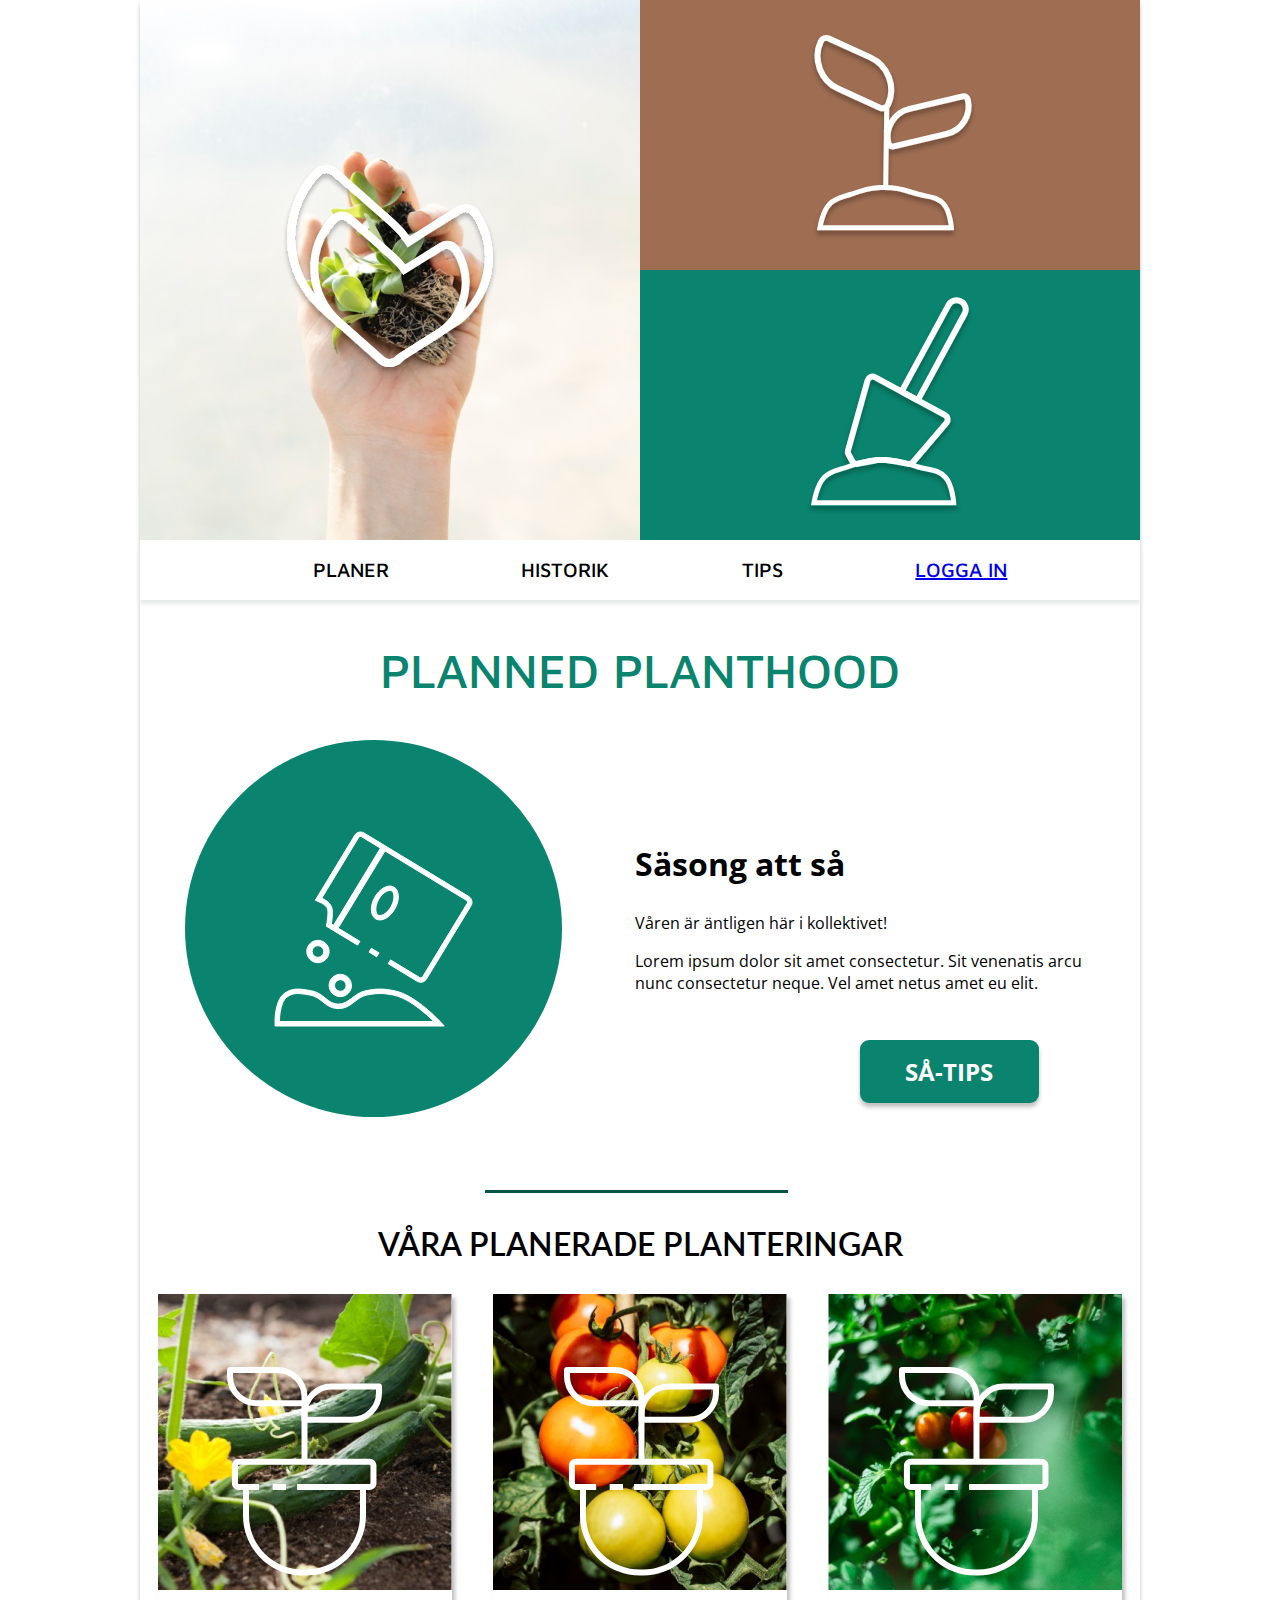
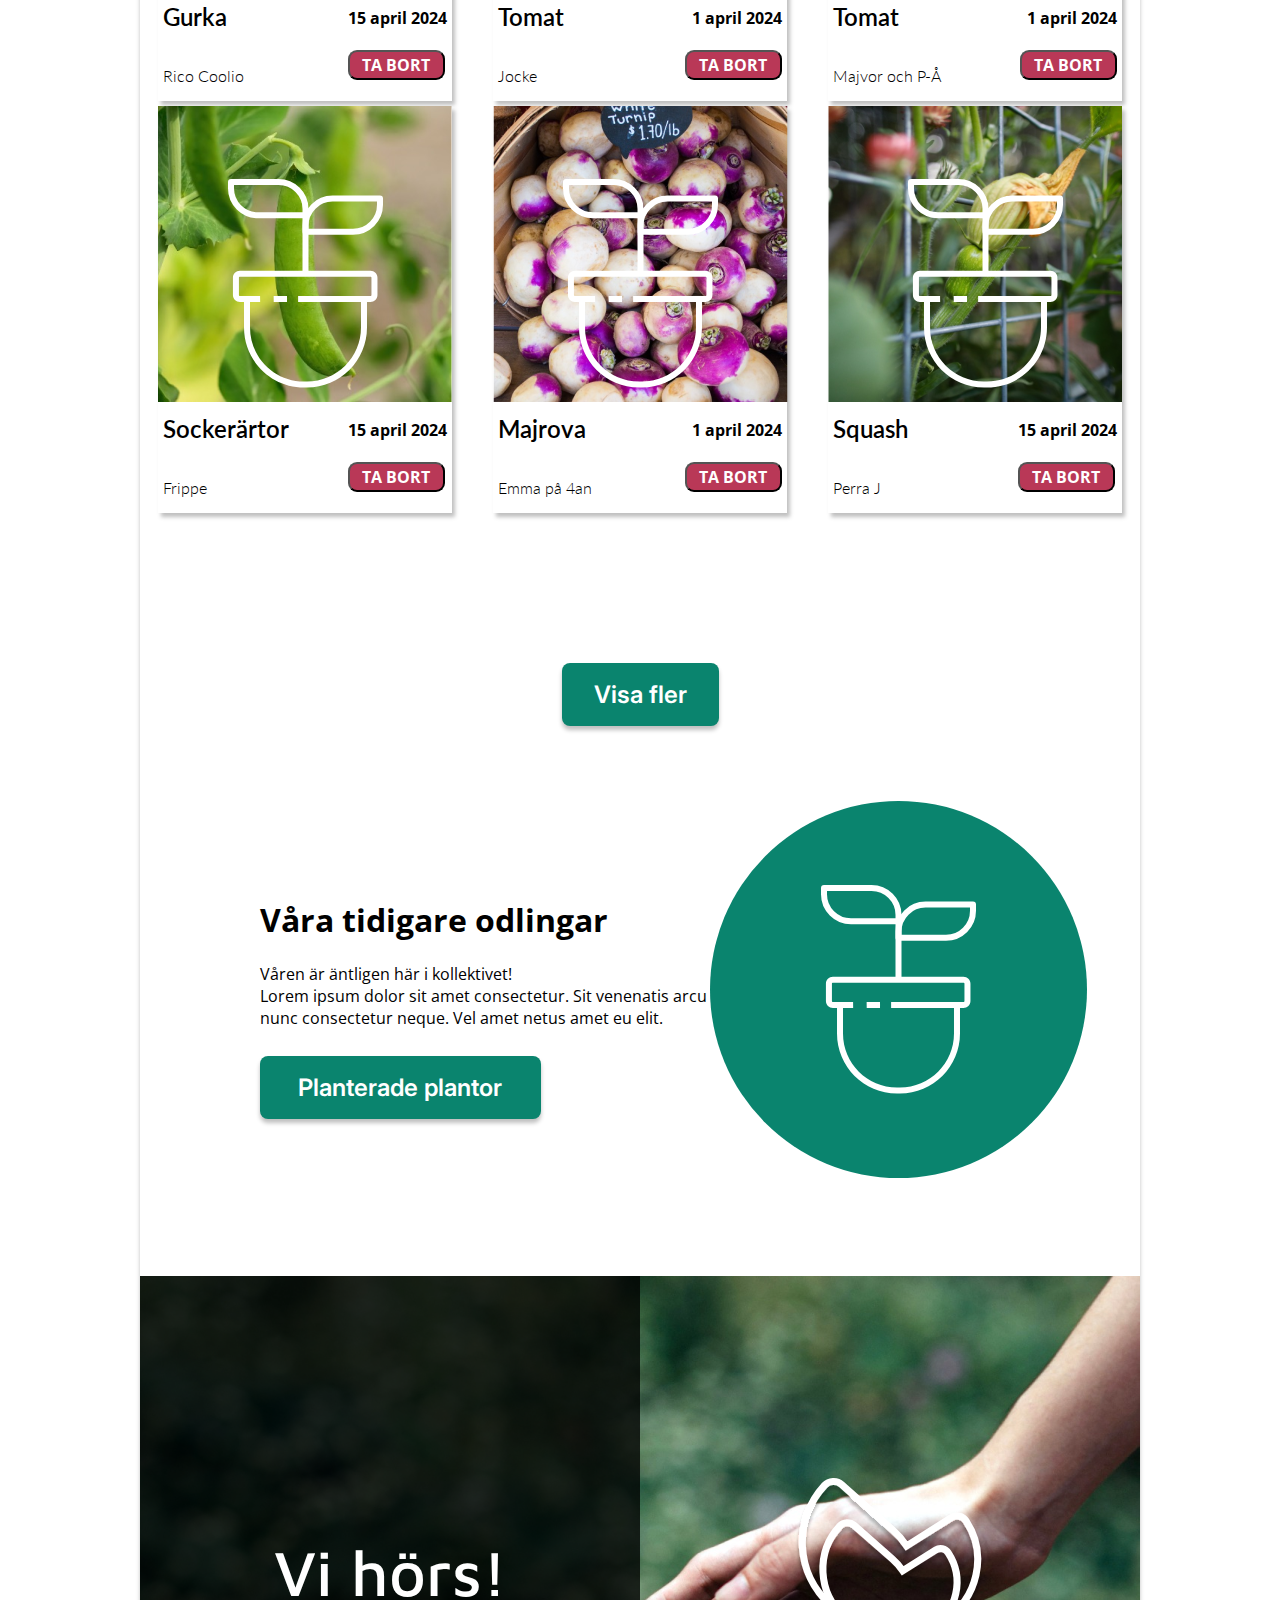
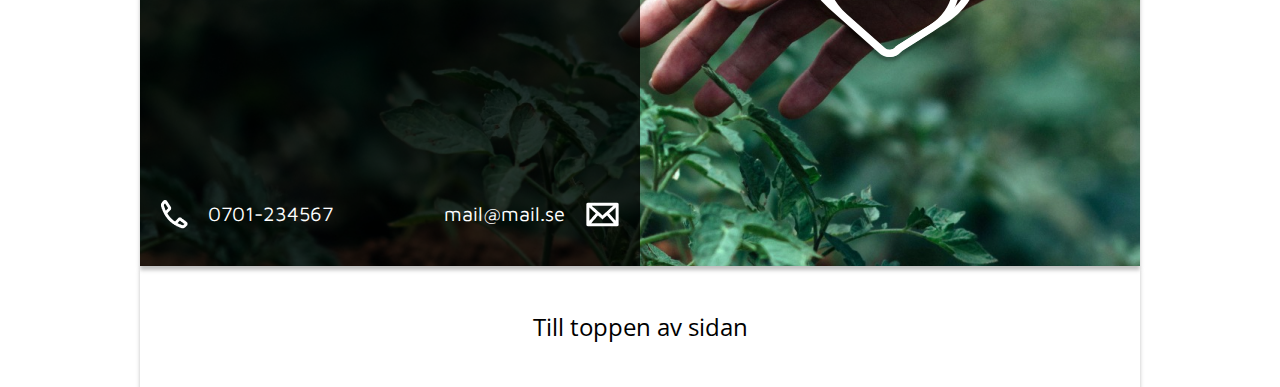
<file: index.html>
<!DOCTYPE html>
<html lang="en">
  <head>
    <meta charset="UTF-8" />
    <meta name="viewport" content="width=device-width, initial-scale=1.0" />
    <link rel="preconnect" href="https://fonts.googleapis.com" />
    <link rel="preconnect" href="https://fonts.gstatic.com" crossorigin />
    <link
      href="https://fonts.googleapis.com/css2?family=Inter:wght@600&family=Lato:wght@300&family=Maven+Pro:wght@500&family=Open+Sans&display=swap"
      rel="stylesheet"
    />
    <link rel="stylesheet" href="style.css" />
    <title>Planned Planthood</title>
  </head>
  <body>
    <section class="wrapper">
      <section class="hero">
        <div class="mq-wrapper">
          <img class="burger" src="assets/burgir.png" alt="" />
          <img class="logo" src="assets/Logo.svg" alt="" />
        </div>
        <section class="hero__box-left">
          <img src="assets/Logo.svg" alt="" />
        </section>
        <section class="hero__box-top-right">
          <img src="assets/seedling.svg" alt="" />
        </section>
        <section class="hero__box-bottom-right">
          <img src="assets/dig.svg" alt="" />
        </section>
      </section>
      <nav>
        <ul>
          <li><p>PLANER</p></li>
          <li><p>HISTORIK</p></li>
          <li><p>TIPS</p></li>
          <li><a href="profile.html"><p>LOGGA IN</p></a></li>
        </ul>
      </nav>
      <main class="main-top">
        <div class="mq-image-wrapper">
          <div class="brown-container">
            <img src="assets/seedling.svg" alt="" />
          </div>
          <div class="green-container">
            <img src="assets/dig.svg" alt="" />
          </div>
        </div>
        <div class="main-top__title-wrapper">
          <h1>PLANNED PLANTHOOD</h1>
        </div>
        <section class="main-top__content-box">
          <div class="content-box__circle-image">
            <img src="assets/Vectorseedpackage.svg" alt="" />
          </div>
          <section class="content-box__text-container">
            <h2>Säsong att så</h2>
            <p>Våren är äntligen här i kollektivet!</p>
            <p>
              Lorem ipsum dolor sit amet consectetur. Sit venenatis arcu nunc
              consectetur neque. Vel amet netus amet eu elit.
            </p>
          </section>
          <button class="content-box__button">SÅ-TIPS</button>
          <div class="content-box__line"></div>
        </section>
      </main>
      <main class="main-mid">
        <div class="main-mid__title-wrapper">
          <h1>VÅRA PLANERADE PLANTERINGAR</h1>
        </div>
        <section class="main-mid__content-box">
          <div class="main-mid__content-box__box1 main-box">
            <img class="bg-image" src="assets/gurka.png" alt="" />
            <img class="plant" src="assets/plant.svg" alt="" />
            <h1 class="title">Gurka</h1>
            <h4 class="date">15 april 2024</h4>
            <p class="name">Rico Coolio</p>
            <img class="bin" src="assets/Vector (Stroke).png" alt="">
            <button class="remove">TA BORT</button>
          </div>
          <div class="main-mid__content-box__box2 main-box">
            <img class="bg-image" src="assets/tomat-gul.png" alt="" />
            <img class="plant" src="assets/plant.svg" alt="" />
            <h1 class="title">Tomat</h1>
            <h4 class="date">1 april 2024</h4>
            <p class="name">Jocke</p>
            <img class="bin" src="assets/Vector (Stroke).png" alt="">
            <button class="remove">TA BORT</button>
          </div>
          <div class="main-mid__content-box__box3 main-box">
            <img class="bg-image" src="assets/tomat-röd.png" alt="" />
            <img class="plant" src="assets/plant.svg" alt="" />
            <h1 class="title">Tomat</h1>
            <h4 class="date">1 april 2024</h4>
            <p class="name">Majvor och P-Å</p>
            <img class="bin" src="assets/Vector (Stroke).png" alt="">
            <button class="remove">TA BORT</button>
          </div>
          <div class="main-mid__content-box__box4 main-box">
            <img class="bg-image " src="assets/sockerärtor.png" alt="" />
            <img class="plant plant-left" src="assets/plant.svg" alt="" />
            <h1 class="title">Sockerärtor</h1>
            <h4 class="date">15 april 2024</h4>
            <p class="name">Frippe</p>
            <img class="bin" src="assets/Vector (Stroke).png" alt="">
            <button class="remove">TA BORT</button>
          </div>
          <div class="main-mid__content-box__box5 main-box">
            <img class="bg-image" src="assets/majrova.png" alt="" />
            <img class="plant plant-mid" src="assets/plant.svg" alt="" />
            <h1 class="title">Majrova</h1>
            <h4 class="date">1 april 2024</h4>
            <p class="name">Emma på 4an</p>
            <img class="bin" src="assets/Vector (Stroke).png" alt="">
            <button class="remove">TA BORT</button>
          </div>
          <div class="main-mid__content-box__box6 main-box">
            <img class="bg-image" src="assets/squash.png" alt="" />
            <img class="plant" src="assets/plant.svg" alt="" />
            <h1 class="title">Squash</h1>
            <h4 class="date">15 april 2024</h4>
            <p class="name">Perra J</p>
            <img class="bin" src="assets/Vector (Stroke).png" alt="">
            <button class="remove">TA BORT</button>
          </div>
        </section>
      </main>

      <main class="bottom">
        <div class="bottom_button-container">
          <button>Visa fler</button>
        </div>
        <div class="bottom__text-container">
          <div class="text-container__info-text">
            <h1>Våra tidigare odlingar</h1>

            <p>
              Våren är äntligen här i kollektivet! <br />
              Lorem ipsum dolor sit amet consectetur. Sit venenatis arcu nunc
              consectetur neque. Vel amet netus amet eu elit.
            </p>
          </div>
          <button class="text-container__button">Planterade plantor</button>
          <div class="bottom__circle-container">
            <img src="assets/plant.svg" alt="" />
          </div>
        </div>
      </main>
      <footer class="footer mq-footer">
        <section class="footer__container-left">
          <div class="container-left__text-container">
            <h1>Vi hörs!</h1>
          </div>
          <div class="container-left__info">
            <div class="info__left">
              <img src="assets/Path 16.png" alt="" />
              <p>0701-234567</p>
            </div>
            <div class="info__right">
              <p>mail@mail.se</p>
              <img src="assets/envelope.png" alt="" />
            </div>
          </div>
        </section>
        <section class="footer__container-right">
          <img src="assets/Logo.svg" alt="" />
        </section>
        <div class="footer__nav-container mq-footer-nav">
          <h3>Till toppen av sidan</h3>
        </div>
      </footer>
    </section>
  </body>
</html>
</file>
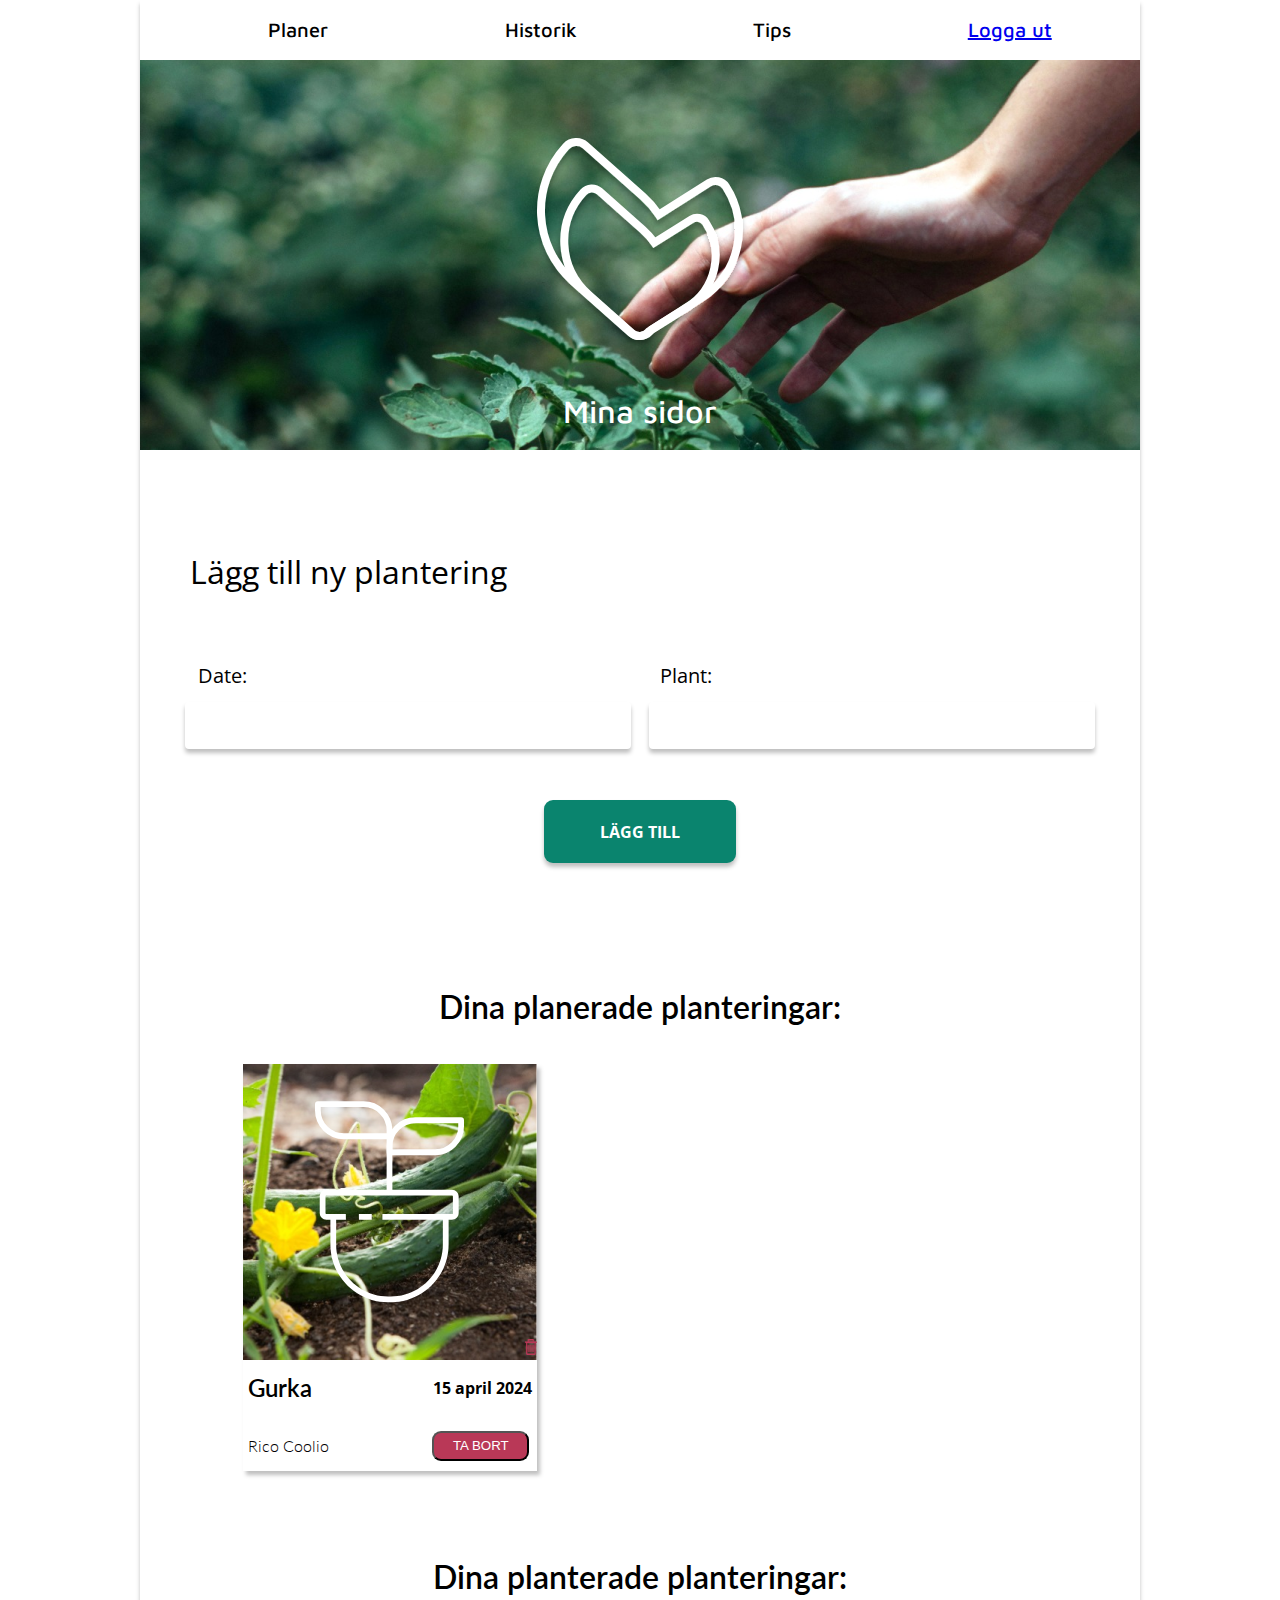
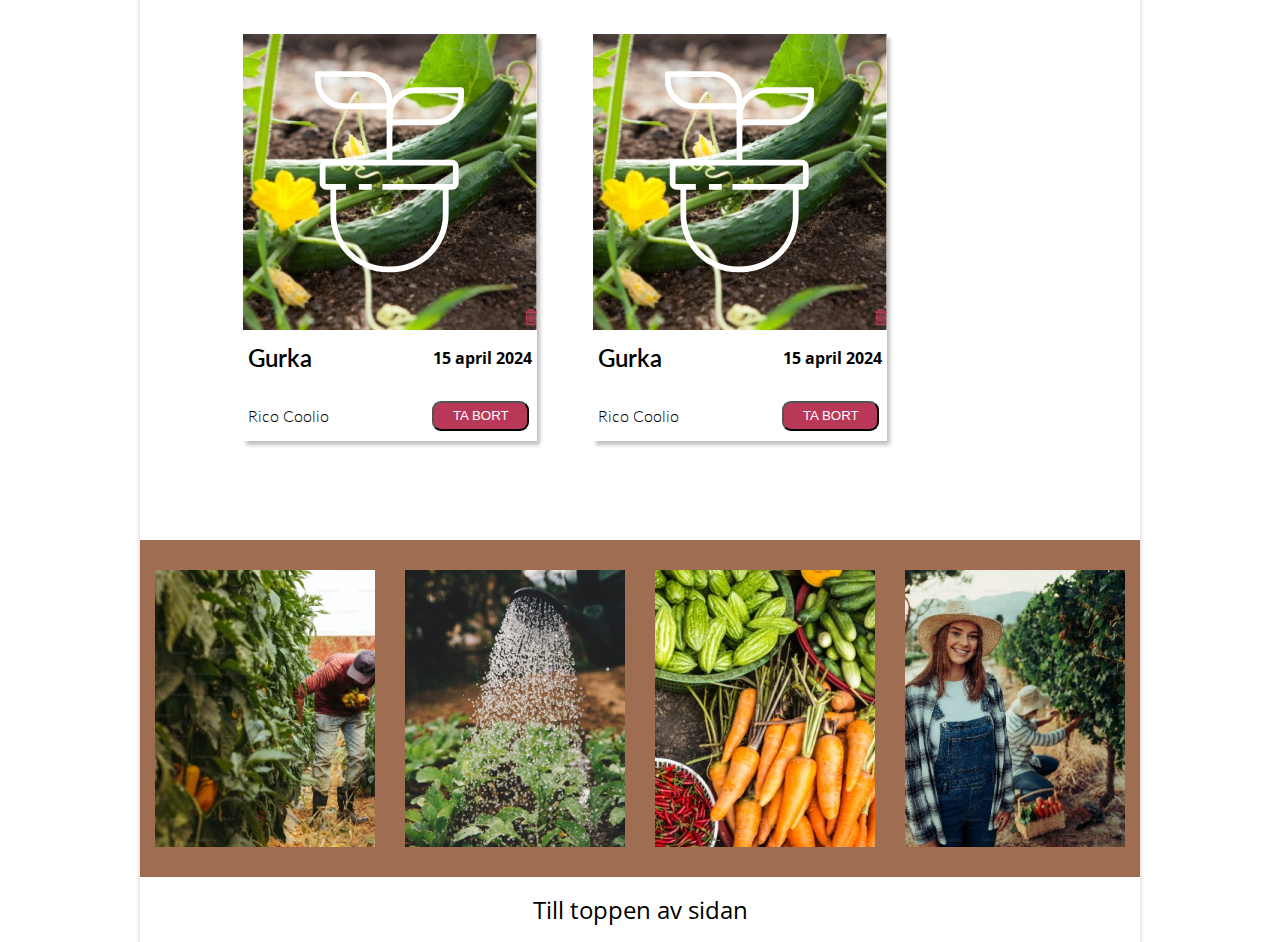
<file: profile.html>
<!DOCTYPE html>
<html lang="en">
  <head>
    <meta charset="UTF-8" />
    <meta name="viewport" content="width=device-width, initial-scale=1.0" />
    <link rel="preconnect" href="https://fonts.googleapis.com" />
    <link rel="preconnect" href="https://fonts.gstatic.com" crossorigin />
    <link
      href="https://fonts.googleapis.com/css2?family=Inter:wght@600&family=Lato:wght@300&family=Maven+Pro:wght@500&family=Open+Sans&display=swap"
      rel="stylesheet"
    />
    <link rel="stylesheet" href="profile.css" />
    <title>Profile</title>
  </head>
  <body>
    <div class="wrapper">
      <nav class="nav">
        <ul>
          <li>Planer</li>
          <li>Historik</li>
          <li>Tips</li>
          <li><a href="index.html">Logga ut</a></li>
        </ul>
      </nav>
      <header class="header">
        <img class="burger" src="assets/burgir.png" alt="" />
        <img class="logo" src="assets/Logo.svg" alt="" />
        <h4>Mina sidor</h4>
      </header>
      <div class="form-container">
        <h1>Lägg till ny plantering</h1>
        <form>
          <label class="plant" for="plant">Plant:</label>
          <input type="text" id="plant" name="plant" />

          <label class="date" for="date">Date:</label>
          <input type="text" id="date" name="date" />

          <button type="submit">LÄGG TILL</button>
        </form>
      </div>

      <section class="bottom-container">
        <h1 class="container-title">Dina planerade planteringar:</h1>
        <div class="box1 main-box">
          <img class="bg-image" src="assets/gurka.png" alt="" />
          <img class="plant" src="assets/plant.svg" alt="" />
          <h1 class="title">Gurka</h1>
          <h4 class="date">15 april 2024</h4>
          <p class="name">Rico Coolio</p>
          <img class="bin" src="assets/Vector (Stroke).png" alt="" />
          <button class="remove">TA BORT</button>
        </div>
        <h1 class="container-title2">Dina planterade planteringar:</h1>
        <div class="box2 main-box">
          <img class="bg-image" src="assets/gurka.png" alt="" />
          <img class="plant" src="assets/plant.svg" alt="" />
          <h1 class="title">Gurka</h1>
          <h4 class="date">15 april 2024</h4>
          <p class="name">Rico Coolio</p>
          <img class="bin" src="assets/Vector (Stroke).png" alt="" />
          <button class="remove">TA BORT</button>
        </div>
        <div class="box3 main-box">
          <img class="bg-image" src="assets/gurka.png" alt="" />
          <img class="plant" src="assets/plant.svg" alt="" />
          <h1 class="title">Gurka</h1>
          <h4 class="date">15 april 2024</h4>
          <p class="name">Rico Coolio</p>
          <img class="bin" src="assets/Vector (Stroke).png" alt="" />
          <button class="remove">TA BORT</button>
        </div>
      </section>

      <div class="section bottom-grid">
        <div class="top-left">
          <img class="img1-small" src="assets/man-field.png" alt="">
          <img class="img1" src="assets/man-in-field-large.png" alt="" />
        </div>
        <div class="top-right">
          <img class="img2-small" src="assets/watering-plants.png" alt="">
          <img class="img2" src="assets/watering-plants-large.png" alt="" />
        </div>
        <div class="bottom-left">
          <img class="img3-small" src="assets/Rectangle 28.png" alt="">
          <img class="img3" src="assets/carrot-large.png" alt="" />
        </div>
        <div class="bottom-right">
          <img class="img4-small" src="assets/farmer-woman.png" alt="">
          <img class="img4" src="assets/farm-woman-large.png" alt="" />
        </div>
      </div>
      <footer>
        <h1>Till toppen av sidan</h1>
      </footer>
    </div>
  </body>
</html>
</file>
<file: style.css>
/* font-family: 'Lato', sans-serif;
font-family: 'Maven Pro', sans-serif;
font-family: 'Open Sans', sans-serif;
font-family: 'Inter', sans-serif; */

body {
  margin: 0;
}

.wrapper {
  max-width: 1000px;
  margin: 0 auto;
  box-shadow: 0px 4px 4px 0px rgba(0, 0, 0, 0.25);
}

.hero {
  display: grid;
  grid-template-columns: 1fr 1fr;
  grid-template-rows: 1fr;
}

.hero__box-left {
  grid-column: 1 / 2;
  grid-row: 1 / 3;
  background-image: url(assets/hand-plant.png);
  background-size: cover;
  /* grid */
  display: grid;
  place-items: center;
}
.hero__box-top-right {
  grid-column: 2 / 3;
  grid-row: 1 / 2;
  background-color: #9e6d52;
  width: 500px;
  height: 270px;
  /* grid */
  display: grid;
  place-items: center;
}
.hero__box-bottom-right {
  grid-column: 2 / 3;
  grid-row: 2 / 2;
  background-color: #0a846e;
  width: 500px;
  height: 270px;
  /* grid */
  display: grid;
  place-items: center;
}

nav ul {
  display: flex;
  flex-direction: row;
  justify-content: space-evenly;
  height: 60px;
  margin: 0;
  background-color: #ffffff;
  list-style: none;
  align-items: center;
  box-shadow: #e6ebea 0px 4px 4px 0;

  p {
    font-family: Maven Pro;
    font-size: 20px;
    font-weight: 500;
    line-height: 24px;
    letter-spacing: 0em;
    text-align: center;
  }
}

.main-top__title-wrapper {
  display: flex;
  flex-direction: row;
  justify-content: center;
  align-items: center;
  padding: 10px;

  h1 {
    font-family: Maven Pro;
    font-size: 48px;
    font-weight: 500;
    line-height: 56px;
    letter-spacing: 0em;
    color: #0a846e;
    text-align: center;
  }
}

.main-top__content-box {
  display: grid;
  grid-template-columns: 75px repeat(11, 75px);
  grid-template-rows: 75px repeat(5, 75px);
  width: 911px;
  margin: 0 auto;
}

.content-box__circle-image {
  width: 377px;
  height: 377px;
  border-radius: 279px;
  background-color: #0a846e;
  display: flex;
  flex-direction: column;
  justify-content: center;
  align-items: center;
}

.content-box__text-container {
  grid-column: 7 / 10;
  grid-row: 2 / 3;
  width: 467px;
  height: 71px;

  h2 {
    font-family: Open Sans;
    font-size: 32px;
    font-weight: 700;
    line-height: 44px;
    letter-spacing: 0em;
    text-align: left;
  }

  p {
    font-family: Open Sans;
    font-size: 16px;
    font-weight: 400;
    line-height: 22px;
    letter-spacing: 0em;
    text-align: left;
  }
}
.content-box__button {
  width: 179px;
  height: 63px;
  border-radius: 9px;
  background-color: #0a846e;
  color: white;
  border: 0;
  box-shadow: 0px 4px 4px 0px rgba(0, 0, 0, 0.25);

  grid-column: 10 / 12;
  grid-row: 5 / 6;

  font-family: Open Sans;
  font-size: 24px;
  font-weight: 700;
}
.content-box__line {
  background-color: #055647;
  width: 303.24px;
  height: 3px;
  grid-column: 5 / 12;
  grid-row: 7 / 8;
}

.main-mid__title-wrapper {
  display: flex;
  flex-direction: row;
  justify-content: center;
  align-items: center;
  padding: 10px;

  h1 {
    font-family: Lato;
    font-size: 32px;
    font-weight: 600;
    line-height: 38px;
    letter-spacing: 0em;
    text-align: center;
  }
}

.main-mid__content-box {
  display: grid;
  grid-template-columns: 1fr 1fr 1fr;
  grid-template-rows: 1fr 1fr;
  gap: 5px;
  justify-items: center;
}
.main-box {
  width: 293.54px;
  height: 407px;
  display: grid;
  grid-template-columns: 1fr 1fr 1fr;
  grid-template-rows: 1fr 1fr 1fr 1fr;
  box-shadow: 3px 4px 4px 0px rgba(0, 0, 0, 0.25);

  .plant-left {
    grid-column: 1 / 8;
    margin: auto;
  }

  .plant-mid {
    grid-column: 1 / 8;
    margin: auto;
  }
}

.bg-image {
  grid-column: 1 / 5;
  grid-row: 1 / 3;
}
.plant {
  grid-column: 2 / 4;
  grid-row: 2 / 4;
}
.title {
  grid-column: 1 / 2;
  grid-row: 7 / 8;

  font-family: Lato;
  font-size: 24px;
  font-weight: 600;
  line-height: 29px;
  letter-spacing: 0em;
  text-align: left;
  margin-left: 5px;
}

.date {
  grid-column: 4 / 8;
  grid-row: 7 / 8;

  font-family: Open Sans;
  font-size: 16px;
  font-weight: 700;
  line-height: 22px;
  letter-spacing: 0em;
  text-align: right;
  margin-right: 5px;
}

.name {
  grid-row: 8 / 8;
  grid-column: 1 / 3;

  font-family: Lato;
  font-size: 16px;
  font-weight: 300;
  line-height: 19px;
  letter-spacing: 0em;
  text-align: left;
  margin-left: 5px;
}

.remove {
  grid-column: 4 / 8;
  grid-row: 8 / 8;
  background-color: #b93857;
  color: #ffffff;
  width: 96.88px;
  height: 30px;
  border-radius: 9px;

  font-family: Open Sans;
  font-size: 16px;
  font-weight: 700;
  margin-right: 5px;
}

.bottom_button-container {
  margin-top: 150px;
  display: flex;
  flex-direction: row;
  justify-content: center;
  align-items: center;

  button {
    width: 157px;
    height: 63px;
    border: 0;
    border-radius: 8px;
    box-shadow: 0px 4px 4px 0px rgba(0, 0, 0, 0.25);
    color: #ffffff;
    background-color: #0a846e;

    font-family: Inter;
    font-size: 24px;
    font-weight: 600;
  }
}

.bottom__text-container {
  display: grid;
  grid-template-columns: 75px repeat(11, 75px);
  grid-template-rows: 75px repeat(5, 75px);
  width: 911px;
  margin: 0 auto;
}

.bottom__circle-container {
  width: 377px;
  height: 377px;
  border-radius: 279px;
  background-color: #0a846e;
  display: flex;
  flex-direction: column;
  justify-content: center;
  align-items: center;

  grid-column: 8 / 10;
  grid-row: 2 / 6;
}

.text-container__info-text {
  grid-column: 2 / 8;
  grid-row: 3 / 5;

  h1 {
    font-family: Open Sans;
    font-size: 32px;
    font-weight: 700;
    line-height: 44px;
    letter-spacing: 0em;
    text-align: left;
  }

  p {
    font-family: Open Sans;
    font-size: 16px;
    font-weight: 400;
    line-height: 22px;
    letter-spacing: 0em;
    text-align: left;
  }
}

.text-container__button {
  grid-column: 2 / 6;
  grid-row: 5/ 6;
  width: 281px;
  height: 63px;
  border-radius: 8px;
  border: 0;
  background-color: #0a846e;
  color: #ffffff;
  box-shadow: 0px 4px 4px 0px rgba(0, 0, 0, 0.25);

  margin-top: 30px;

  font-family: Inter;
  font-size: 24px;
  font-weight: 600;
}

.footer {
  margin-top: 100px;
  display: grid;
  grid-template-columns: 1fr 1fr;
  grid-template-rows: 1fr 1fr;
  height: 590px;
  background-image: url(assets/hand-i-växter.png);
  background-size: cover;
  background-position: center;
}

.footer__container-left {
  width: 500px;
  height: 590px;
  background-color: rgba(0, 0, 0, 0.79);
  color: #ffffff;
  /* grid */
  display: grid;
  grid-template-columns: 1fr 1fr 1fr;
  grid-template-rows: 1fr 1fr 1fr;
}
.container-left__text-container {
  grid-column: 1 / 4;
  grid-row: 2 / 3;
  display: flex;
  flex-direction: column;
  justify-content: center;
  align-items: center;

  h1 {
    font-family: Maven Pro;
    font-size: 64px;
    font-weight: 500;
    line-height: 75px;
    letter-spacing: 0em;
    text-align: center;
  }
}

.container-left__info {
  grid-column: 1 / 4;
  grid-row: 3 / 4;

  display: flex;
  flex-direction: row;
  justify-content: space-between;
  align-items: end;
  padding: 20px;

  p {
    font-family: Maven Pro;
    font-size: 20px;
    font-weight: 400;
    line-height: 24px;
    letter-spacing: 0em;
    text-align: left;
  }
}

.info__left {
  display: flex;
  flex-direction: row;
  justify-content: flex-start;
  align-items: center;

  p {
    margin-left: 20px;
  }
}
.info__right {
  display: flex;
  flex-direction: row;
  justify-content: flex-end;
  align-items: center;

  p {
    margin-right: 20px;
  }
}

.footer__container-right {
  height: 590px;
  width: 500px;
  color: #ffffff;
  /* grid */
  display: grid;
  place-items: center;

  img {
    width: 189.88px;
    height: 186px;
  }
}
.footer__nav-container {
  grid-column: 1 / 3;
  grid-row: 2 / 2;
  display: flex;
  align-items: center;
  justify-content: center;
  flex-direction: row;
  padding: 20px;
  box-shadow: 0px 4px 4px 0px rgba(0, 0, 0, 0.25);

  h3 {
    font-family: Open Sans;
    font-size: 24px;
    font-weight: 400;
    line-height: 33px;
    letter-spacing: 0em;
    text-align: left;
  }
}
.mq-image-wrapper {
  display: none;
}
.mq-wrapper {
  display: none;
}
.bin {
  display: none;
}
@media (max-width: 390px) {
  .wrapper {
    margin: 0 auto;
  }

  .hero {
    background-image: url(assets/hand-plant.png);
    background-size: cover;
    background-position: center;
    height: 390px;
  }
  .hero__box-top-right,
  .hero__box-bottom-right,
  .hero__box-left {
    display: none;
  }
  nav {
    display: none;
  }

  .remove {
    display: none;
  }

  .footer {
    display: none;
  }
  .footer__nav-container {
    display: none;
  }
  .mq-wrapper {
    width: 390px;
    display: grid;
    grid-template-columns: 20% 20% 20% 20% 20%;
    grid-template-rows: 20% 20% 20% 20% 20%;
  }

  .logo {
    grid-column: 2 / 4;
    grid-row: 2 / 3;
    margin-left: 10px;
    margin-top: 20px;
  }

  .burger {
    grid-column: 5 / 6;
    margin-left: 25px;
    margin-top: 10px;
  }

  .mq-image-wrapper {
    display: flex;
    flex-direction: row;
    justify-content: center;
    align-items: center;
  }

  .brown-container {
    background-color: #9e6d52;
    width: 100%;
    display: flex;
    flex-direction: column;
    justify-content: center;
    align-items: center;
    height: 195px;
    img {
      width: 111.44px;
      height: 124px;
    }
  }
  .green-container {
    background-color: #0a846e;
    width: 100%;
    display: flex;
    flex-direction: column;
    justify-content: center;
    align-items: center;
    height: 195px;

    img {
      width: 111.44px;
      height: 124px;
    }
  }

  .main-top__title-wrapper h1 {
    font-family: Maven Pro;
    font-size: 24px;
    font-weight: 500;
    line-height: 28px;
    letter-spacing: 0em;
    text-align: center;
  }
  .main-top__content-box {
    display: grid;
    grid-template-columns: 20% 20% 20% 20% 20%;
    grid-template-rows: 20% 20% 20% 20% 20%;
    width: 390px;
    height: 500px;
    margin: 0 auto;
  }

  .content-box__circle-image {
    width: 241px;
    height: 241px;
    grid-column: 1 / 6;
    grid-row: 3;
    margin: auto;
    img {
      width: 126px;
      height: 124px;
    }
  }

  .content-box__line {
    display: grid;
    width: 202px;
    grid-column: 2 / 5;
    grid-row: 7 / 7;
    margin: auto;
  }

  .content-box__text-container {
    display: grid;
    grid-column: 1 / 6;
    grid-row: 1 / 2;
    width: 100%;
    h2 {
      font-family: Open Sans;
      font-size: 16px;
      font-weight: 700;
      line-height: 22px;
      letter-spacing: 0em;
      text-align: center;
    }
    p {
      font-family: Open Sans;
      font-size: 14px;
      font-weight: 400;
      line-height: 19px;
      letter-spacing: 0em;
      text-align: center;
      margin-top: 0;
      margin-bottom: 0;
    }
  }

  .content-box__button {
    grid-column: 1 / 6;
    grid-row: 2 / 3;
    width: 98.63px;
    height: 34.71px;
    font-family: Open Sans;
    font-size: 16px;
    font-weight: 700;
    border-radius: 9px;
    text-align: center;
    margin: auto;
  }

  .main-mid__title-wrapper h1 {
    font-family: Open Sans;
    font-size: 16px;
    font-weight: 600;
    line-height: 22px;
    letter-spacing: 0em;
    text-align: center;
  }
  .main-mid__content-box {
    width: 380px;
    display: grid;
    grid-template-columns: 1fr 1fr;
    grid-template-rows: 1fr 1fr 1fr;

    justify-items: center;
    margin: 0 auto;
  }
  .main-box {
    width: 170px;
    height: 220px;
    display: grid;
    grid-template-columns: 20% 20% 20% 20% 20%;
    grid-template-rows: 20% 20% 20% 20% 10% 10%;
    align-items: center;

    .bg-image {
      width: 100%;
      margin: auto;
      grid-column: 1 / 8;
    }
    .plant {
      grid-column: 2 / 5;
      grid-row: 2 / 3;
      width: 65.3px;
      height: 89.72px;
      margin: auto;
    }
    .title {
      font-family: Lato;
      font-size: 14px;
      font-weight: 600;
      line-height: 17px;
      grid-column: 1 / 3;
      grid-row: 5 / 6;
      margin-left: 5px;
    }

    .date {
      font-family: Open Sans;
      font-size: 10px;
      font-weight: 700;

      grid-column: 3 / 6;
      grid-row: 5 / 6;
      margin-right: 5px;
    }

    .name {
      font-family: Lato;
      font-size: 10px;
      font-weight: 300;
      line-height: 12px;

      grid-column: 1 / 3;
      grid-row: 6/ 7;
      margin-left: 5px;
    }

    .bin {
      display: grid;
      width: 12.78px;
      height: 16px;
      color: #b93857;

      grid-column: 5 / 6;
      grid-row: 6 / 7;
      margin-left: 15px;
    }
  }

  .bottom_button-container {
    margin-top: 30px;
    button {
      width: 115.67px;
      height: 34.71px;
      border-radius: 9px;
      font-family: Open Sans;
      font-size: 16px;
      font-weight: 700;
      line-height: 22px;
      letter-spacing: 0em;
      text-align: center;
    }
  }

  .bottom__text-container {
    display: grid;
    grid-template-columns: 20% repeat(4, 20%);
    grid-template-rows: 10% 10% repeat(4, 20%);
    width: 390px;
    margin: 0 auto;
  }
  .bottom__circle-container {
    width: 240px;
    height: 240px;
    border-radius: 239px;

    grid-column: 1 / 6;
    grid-row: 2;
    margin: auto;

    img {
      width: 94.85px;
      height: 131.95px;
    }
  }
  .text-container__info-text {
    height: 350px;
    grid-column: 1 / 8;
    grid-row: 5;
    margin: auto;

    h1 {
      font-family: Open Sans;
      font-size: 16px;
      font-weight: 700;
      line-height: 22px;
      letter-spacing: 0em;
      text-align: center;
    }
    p {
      font-family: Open Sans;
      font-size: 14px;
      font-weight: 400;
      line-height: 19px;
      letter-spacing: 0em;
      text-align: center;
    }
  }
  .text-container__button {
    width: 179px;
    height: 35px;
    border-radius: 9px;
    font-family: Open Sans;
    font-size: 16px;
    font-weight: 700;
    line-height: 22px;
    letter-spacing: 0em;
    text-align: center;
    grid-column: 1 / 8;
    grid-row: 6;
    margin: auto;
  }

  .mq-footer {
    margin-top: 100px;
    display: grid;
    grid-template-columns: 1fr;
    grid-template-rows: 50% 50%;
    height: 800px;
    width: 390px;
    background-image: url(assets/hand-i-växter.png);
  }

  .footer__container-left {
    height: 401px;
    width: 390px;
    color: #ffffff;
    display: grid;
    grid-template-columns: 1fr 1fr 1fr;
    grid-template-rows: 1fr 1fr 1fr;
    grid-row: 2 / 3;
    background-color: rgba(0, 0, 0, 0.87);

    h1 {
      font-family: Maven Pro;
      font-size: 32px;
      font-weight: 500;
      line-height: 38px;
      letter-spacing: 0em;
      text-align: center;
    }

    p {
      font-family: Maven Pro;
      font-size: 12px;
      font-weight: 400;
      line-height: 14px;
      letter-spacing: 0em;
      text-align: left;
    }

    img {
      width: 18.56px;
      height: 20.41px;
    }
  }

  .footer__container-right {
    height: 401px;
    width: 390px;

    color: #ffffff;
    display: grid;
    grid-template-columns: 1fr 1fr 1fr;
    grid-template-rows: 1fr 1fr 1fr;
    grid-row: 1/ 2;
    img {
      grid-column: 2;
      grid-row: 2;
      margin: auto;
    }
  }

  .footer__nav-container {
    grid-column: 1 / 3;
    grid-row: 4 / 6;
    display: flex;
    align-items: center;
    justify-content: center;
    flex-direction: row;
    padding: 8px;
    box-shadow: 0px 4px 4px 0px rgba(0, 0, 0, 0.25);
  }
}
</file>
<file: profile.css>
body {
  margin: 0;
  padding: 0;
}

.wrapper {
  margin: 0 auto;
  max-width: 390px;
}
.header {
  width: 390px;
  height: 390px;
  background: url("assets/Rectangle\ 31.png");
  display: grid;
  grid-template-columns: 20% repeat(4, 20%);
  grid-template-rows: 20% repeat(4, 20%);

  .logo {
    grid-column: 1 / 6;
    grid-row: 2 / 4;
    margin: auto;
  }
  .burger {
    grid-column: 5 / 6;
    margin: auto;
  }

  h4 {
    grid-column: 1 / 6;
    grid-row: 5 / 6;
    margin: auto;

    font-family: Maven Pro;
    font-size: 32px;
    font-weight: 500;
    line-height: 38px;
    letter-spacing: 0em;
    text-align: center;
    color: #ffff;
  }
}
.form-container {
  display: grid;
  grid-template-columns: 10% 10% repeat(4, 20%);
  grid-template-rows: 10% 10% repeat(4, 20%);
  height: 300px;
  width: 390px;

  h1 {
    grid-column: 1 / 7;
    grid-row: 2 / 3;
    margin: auto;
    font-family: Open Sans;
    font-size: 24px;
    font-weight: 400;
    line-height: 33px;
    letter-spacing: 0em;
    text-align: center;
  }

  form {
    grid-column: 1 / 7;
    grid-row: 3 / 7;
    margin: auto;
    height: 100%;
    width: 100%;
    grid-template-columns: 10% 10% repeat(4, 20%);
    grid-template-rows: 10% 10% repeat(4, 20%);

    /* grid */
    display: grid;

    .plant {
      grid-column: 2 /4;
      grid-row: 4 / 6;
      font-family: Open Sans;
      font-size: 14px;
      font-weight: 400;

      text-align: left;
    }
    .date {
      grid-column: 2 /4;
      grid-row: 2 / 4;
      font-family: Open Sans;
      font-size: 14px;
      font-weight: 400;

      text-align: left;
    }
    #plant {
      grid-column: 1 /7;
      grid-row: 3 / 4;
      height: 60%;
      width: 80%;
      margin: auto;
      border: 1px;
      border-radius: 4px;
      box-shadow: 0px 4px 4px 0px rgba(0, 0, 0, 0.25);
    }
    #date {
      grid-column: 1 /7;
      grid-row: 4 / 6;
      height: 30%;
      width: 80%;
      margin: auto;
      border: 1px;
      border-radius: 4px;
      box-shadow: 0px 4px 4px 0px rgba(0, 0, 0, 0.25);
    }
    button {
      width: 115.67px;
      height: 34.71px;
      border-radius: 9px;
      box-shadow: 0px 4px 4px 0px rgba(0, 0, 0, 0.25);
      border: 0;
      background-color: rgb(10, 132, 110);
      color: #ffff;
      font-family: Open Sans;
      font-size: 16px;
      font-weight: 700;

      text-align: center;

      grid-column: 1 / 7;
      grid-row: 6 / 7;
      margin: auto;
    }
  }
}
.bottom-container {
  width: 390px;
  height: 600px;
  display: grid;
  grid-template-columns: 10% repeat(9, 10%);
  grid-template-rows: 10% repeat(9, 10%);
  h1 {
    font-family: Open Sans;
    font-size: 16px;
    font-weight: 600;
    line-height: 22px;
    letter-spacing: 0em;
    text-align: center;
  }
}
.main-box {
  width: 170px;
  height: 220px;
  display: grid;
  grid-template-columns: 20% 20% 20% 20% 20%;
  grid-template-rows: 20% 20% 20% 20% 10% 10%;
  align-items: center;
  box-shadow: 3px 4px 4px 0px rgba(0, 0, 0, 0.25);

  .bg-image {
    width: 100%;
    margin: auto;
    grid-column: 1 / 8;
  }
  .plant {
    grid-column: 2 / 5;
    grid-row: 2 / 3;
    width: 65.3px;
    height: 89.72px;
    margin: auto;
  }
  .title {
    font-family: Lato;
    font-size: 14px;
    font-weight: 600;
    line-height: 17px;
    grid-column: 1 / 2;
    grid-row: 5 / 6;
    margin-left: 5px;
  }

  .date {
    font-family: Open Sans;
    font-size: 10px;
    font-weight: 700;

    grid-column: 4 / 6;
    grid-row: 5 / 6;
    margin-right: 5px;
  }

  .name {
    font-family: Lato;
    font-size: 10px;
    font-weight: 300;
    line-height: 12px;

    grid-column: 1 / 3;
    grid-row: 6/ 7;
    margin-left: 5px;
  }

  .bin {
    display: grid;
    width: 12.78px;
    height: 16px;
    color: #b93857;

    grid-column: 5 / 6;
    grid-row: 6 / 7;
    margin-left: 15px;
  }

  button {
    display: none;
  }
}

.box1 {
  grid-column: 1 / 6;
  grid-row: 2 / 5;
  margin: auto;
}
.box2 {
  grid-column: 1 / 6;
  grid-row: 7 / 8;
  margin: auto;
}
.box3 {
  grid-column: 6 / 11;
  grid-row: 7 / 8;
  margin: auto;
}
.container-title {
  grid-column: 1 / 11;
  margin: auto;
}
.container-title2 {
  grid-column: 1 / 11;
  grid-row: 6 / 7;
  margin: auto;
}

.bottom-grid {
  display: grid;
  grid-template-columns: 10%repeat (9, 10%);
  grid-template-rows: 10%repeat (9, 10%);
  place-items: center;
  height: 240px;
  width: 390px;
  background-color: rgba(158, 109, 82, 1);
}
/* .top-left,
.top-right,
.bottom-left,
.bottom-right {
 
} */
.top-left {
  /* margin: auto; */
  grid-column: 1/ 6;
  grid-row: 1 / 7;
  margin-left: 10px;
}
.top-right {
  /* margin: auto; */
  grid-column: 6/ 11;
  grid-row: 1 / 7;
  margin-right: 10px;
}
.bottom-left {
  /* margin: auto; */
  grid-column: 1 / 6;
  grid-row: 5 / 11;
  margin-left: 10px;
}
.bottom-right {
  /* margin: auto; */
  grid-column: 6 / 11;
  grid-row: 5 / 11;
  margin-right: 10px;
}

footer {
  width: 390px;
  display: flex;
  justify-content: center;
  align-items: center;
  padding: 10px;

  h1 {
    font-family: Open Sans;
    font-size: 14px;
    font-weight: 400;
    line-height: 19px;
    letter-spacing: 0em;
    text-align: left;
  }
}

.nav {
  display: none;
}

.img1,
.img2,
.img3,
.img4 {
  display: none;
}
@media (min-width: 391px) {
  .img1-small,
  .img2-small,
  .img3-small,
  .img4-small {
    display: none;
  }
  .img1,
  .img2,
  .img3,
  .img4 {
    display: block;
  }
  .wrapper {
    max-width: 1000px;
    margin: 0 auto;
    box-shadow: 0px 4px 4px 0px rgba(0, 0, 0, 0.25);
  }
  .nav {
    height: 60px;
    display: flex;

    ul {
      display: flex;
      flex-direction: row;
      justify-content: space-around;
      align-items: center;
      width: 100%;
      list-style: none;

      font-family: Maven Pro;
      font-size: 20px;
      font-weight: 500;
      line-height: 24px;
      letter-spacing: 0em;
      text-align: center;
    }
  }

  .header {
    width: 1000px;
    background-image: url(assets/hand-i-växter.png);
    background-size: cover;
    background-position: center;

    .burger {
      display: none;
    }
  }

  .form-container {
    grid-template-columns: 10% repeat(9, 10%);
    grid-template-rows: 10% repeat(9, 10%);
    margin: 0 auto;
    width: 927px;
    height: 500px;

    h1 {
      font-family: Open Sans;
      font-size: 32px;
      font-weight: 400;
      line-height: 44px;
      letter-spacing: 0em;
      text-align: left;

      grid-column: 1 / 5;
      margin-right: 40px;
      margin-top: 50px;
    }

    form {
      width: 927px;
      height: 500px;
      grid-template-columns: 10% repeat(9, 10%);
      grid-template-rows: 10% repeat(9, 10%);
      #plant {
        grid-column: 1 / 6;
        grid-row: 4 / 5;
        width: 442px;
        height: 45px;
        margin: auto;
      }

      #date {
        width: 442px;
        height: 45px;
        grid-column: 6 / 11;
        grid-row: 4 / 5;
        margin: auto;
      }

      .date {
        margin: auto;
        grid-column: 1 / 2;
        grid-row: 3 / 4;
        font-family: Open Sans;
        font-size: 20px;
        font-weight: 400;
        line-height: 27px;
        letter-spacing: 0em;
        text-align: left;
      }

      .plant {
        margin: auto;
        grid-column: 6 / 7;
        grid-row: 3 / 4;
        font-family: Open Sans;
        font-size: 20px;
        font-weight: 400;
        line-height: 27px;
        letter-spacing: 0em;
        text-align: left;
      }
      button {
        width: 192px;
        height: 63px;
        border-radius: 9px;
        grid-column: 1 / 11;
        margin: auto;
      }
    }
  }

  .bottom-container {
    width: 1000px;
    grid-template-columns: 10% repeat(9, 10%);
    grid-template-rows: 10% repeat(9, 10%);
    height: 1140px;

    .container-title2 {
      font-family: Lato;
      font-size: 32px;
      font-weight: 600;
      line-height: 38px;
      letter-spacing: 0em;
      text-align: center;
    }
    .container-title {
      font-family: Lato;
      font-size: 32px;
      font-weight: 600;
      line-height: 38px;
      letter-spacing: 0em;
      text-align: center;
    }
  }

  .main-box {
    width: 293.54px;
    height: 407px;
    display: grid;
    grid-template-columns: 1fr 1fr 1fr;
    grid-template-rows: 1fr 1fr 1fr 1fr;
    box-shadow: 3px 4px 4px 0px rgba(0, 0, 0, 0.25);

    .bg-image {
      grid-column: 1 / 8;
      grid-row: 1 / 3;
    }
    .plant {
      margin: auto;
      grid-column: 1 / 6;
      grid-row: 2 / 4;
      width: 149px;
      height: 205.57px;
    }
    .title {
      grid-column: 1 / 2;
      grid-row: 7 / 8;

      font-family: Lato;
      font-size: 24px;
      font-weight: 600;
      line-height: 29px;
      letter-spacing: 0em;
      text-align: left;
      margin-left: 5px;
    }

    .date {
      grid-column: 3 / 8;
      grid-row: 7 / 8;

      font-family: Open Sans;
      font-size: 16px;
      font-weight: 700;
      line-height: 22px;
      letter-spacing: 0em;
      text-align: right;
      margin-right: 5px;
    }

    .name {
      grid-row: 8 / 8;
      grid-column: 1 / 3;

      font-family: Lato;
      font-size: 16px;
      font-weight: 300;
      line-height: 19px;
      letter-spacing: 0em;
      text-align: left;
      margin-left: 5px;
    }

    .remove {
      grid-column: 3 / 7;
      grid-row: 8 / 8;
      background-color: #b93857;
      color: #ffffff;
      width: 96.88px;
      height: 30px;
      display: block;
      border-radius: 9px;

      margin-left: 12px;
    }
  }

  .box3 {
    grid-column: 4 / 10;
  }
  .bottom-grid {
    margin-top: 50px;
    width: 1000px;
    height: 100%;
    display: flex;
    flex-direction: row;
    /* justify-content: center; */

    img {
      border: 15px solid rgba(158, 109, 82, 1);
      border-top: 30px solid rgba(158, 109, 82, 1);
      border-bottom: 30px solid rgba(158, 109, 82, 1);
    }
  }
  .bottom-left,
  .bottom-right,
  .top-left,
  .top-right {
    margin: 0;
  }
  footer {
    width: 100%;
    display: flex;
    flex-direction: row;
    justify-content: center;
    align-items: center;
    margin: 0;
    padding: 0;
    h1 {
      font-family: Open Sans;
      font-size: 24px;
      font-weight: 400;
      line-height: 33px;
      letter-spacing: 0em;
      text-align: left;
    }
  }
}
</file>
